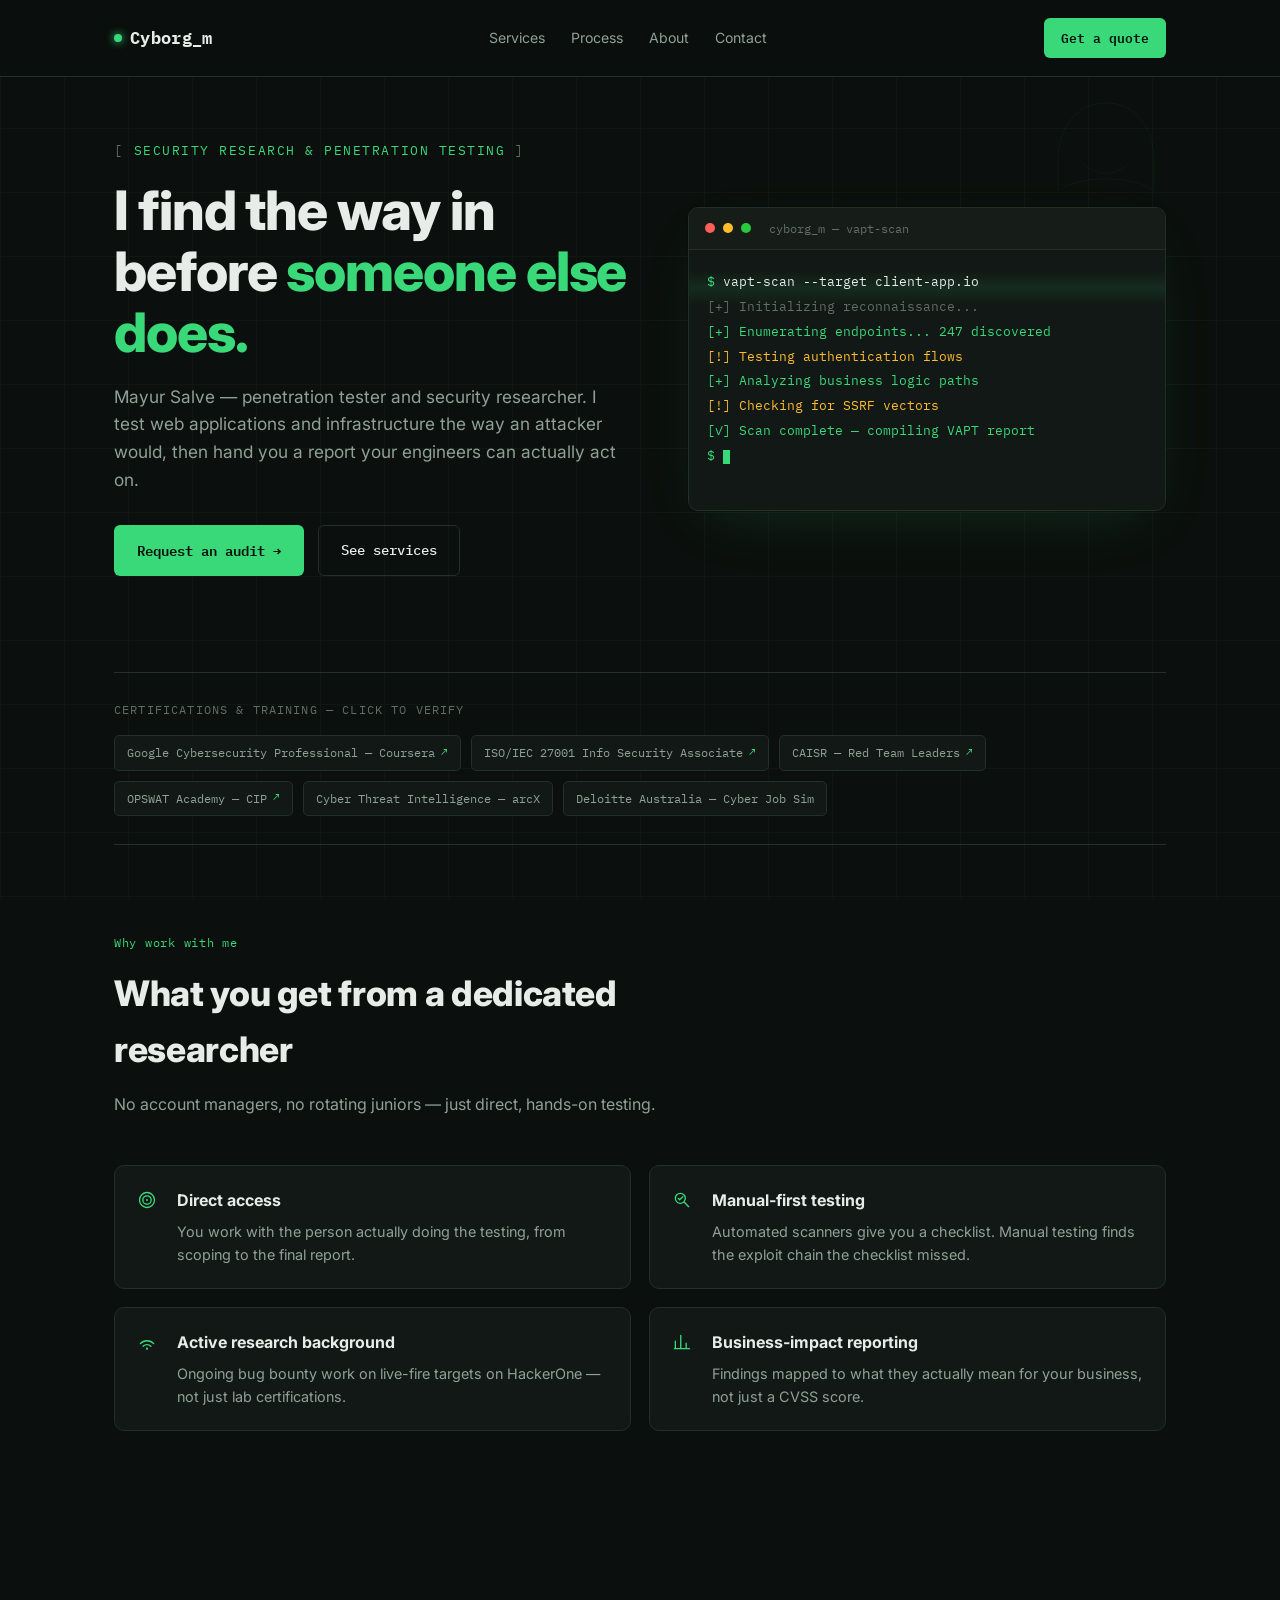
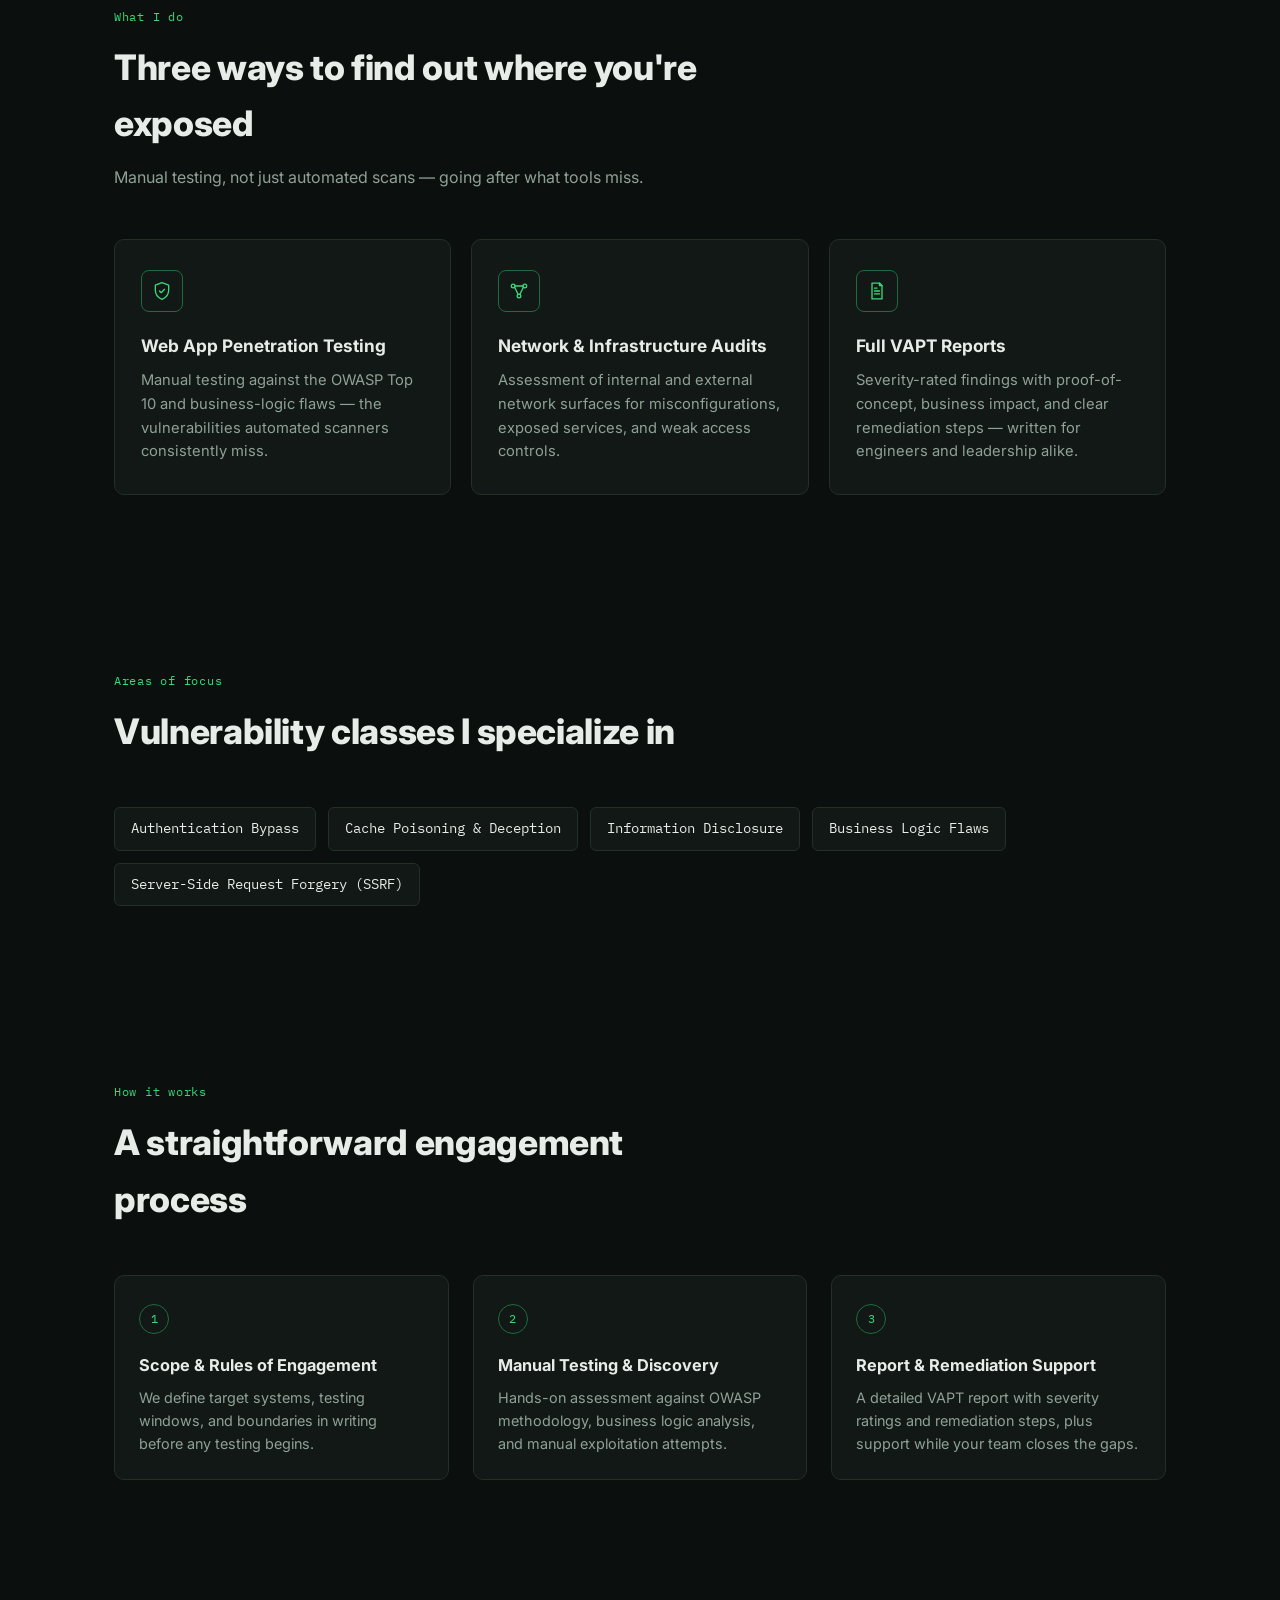
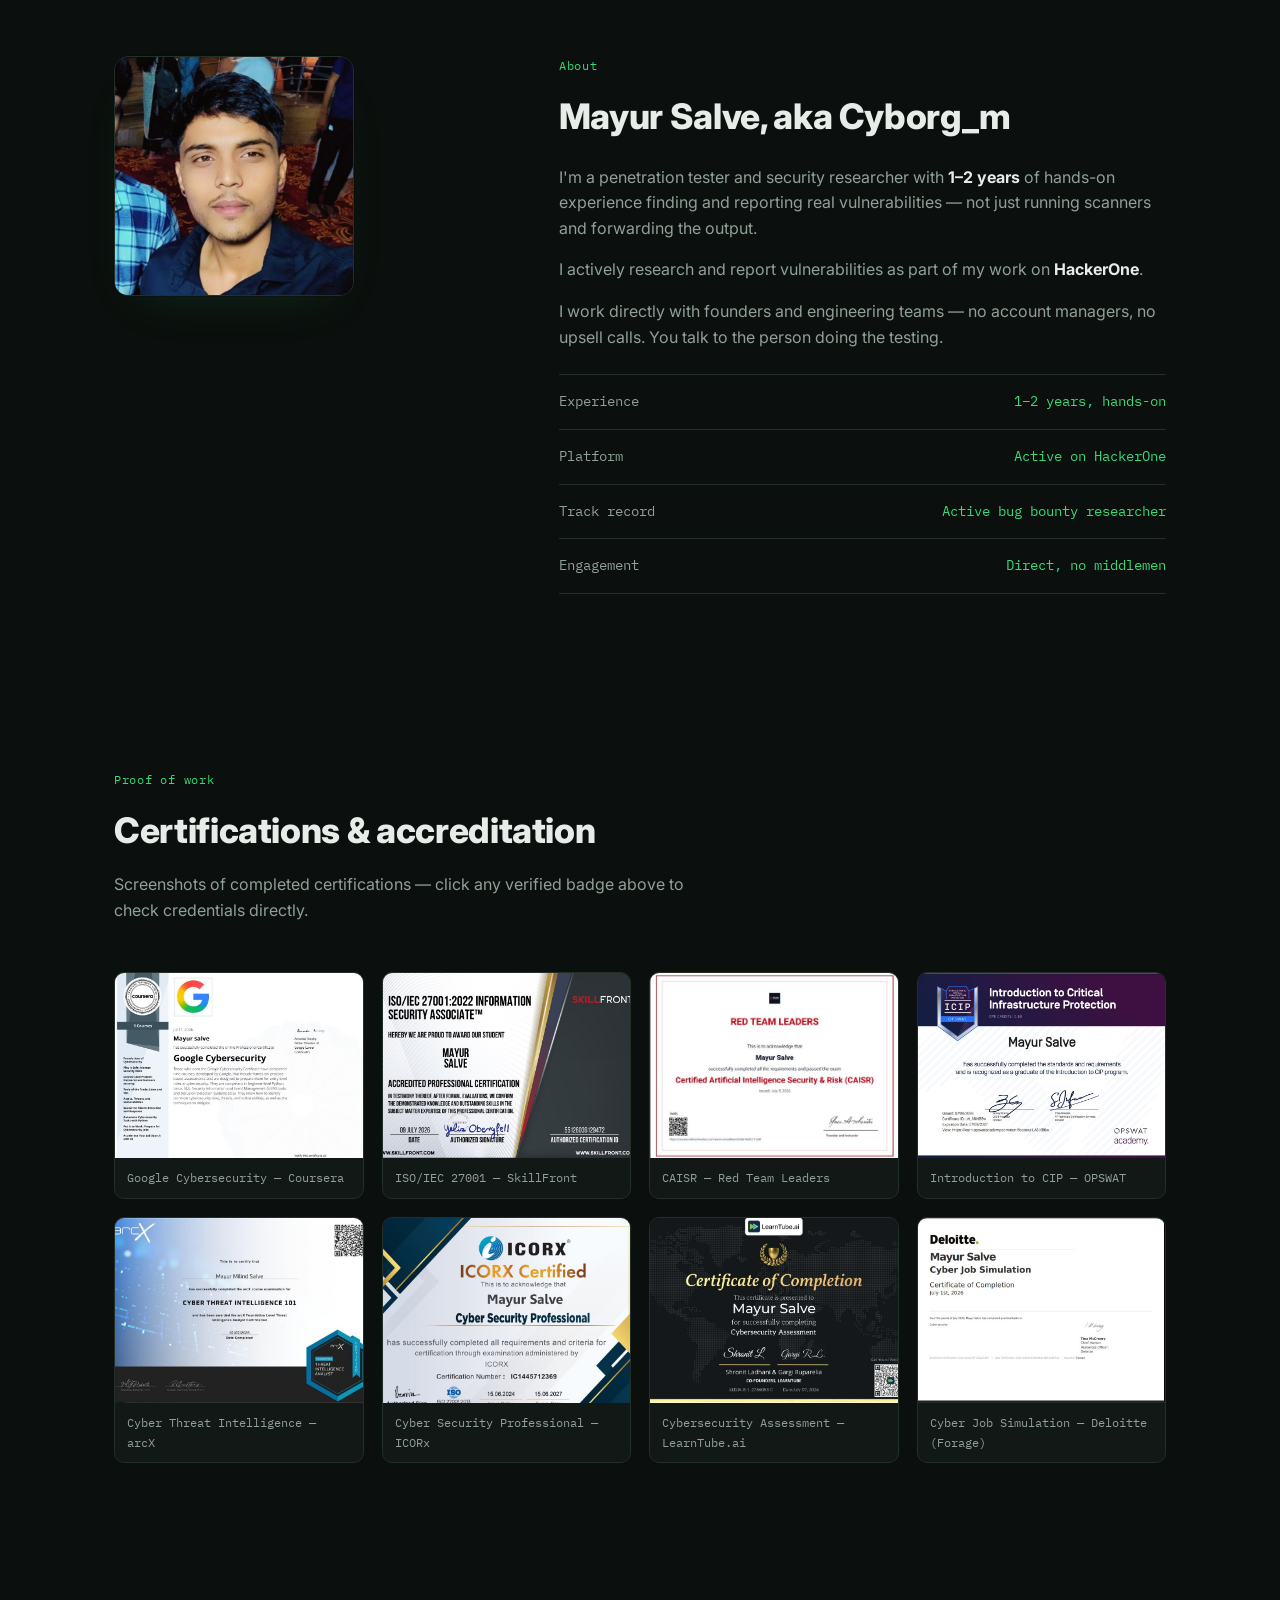
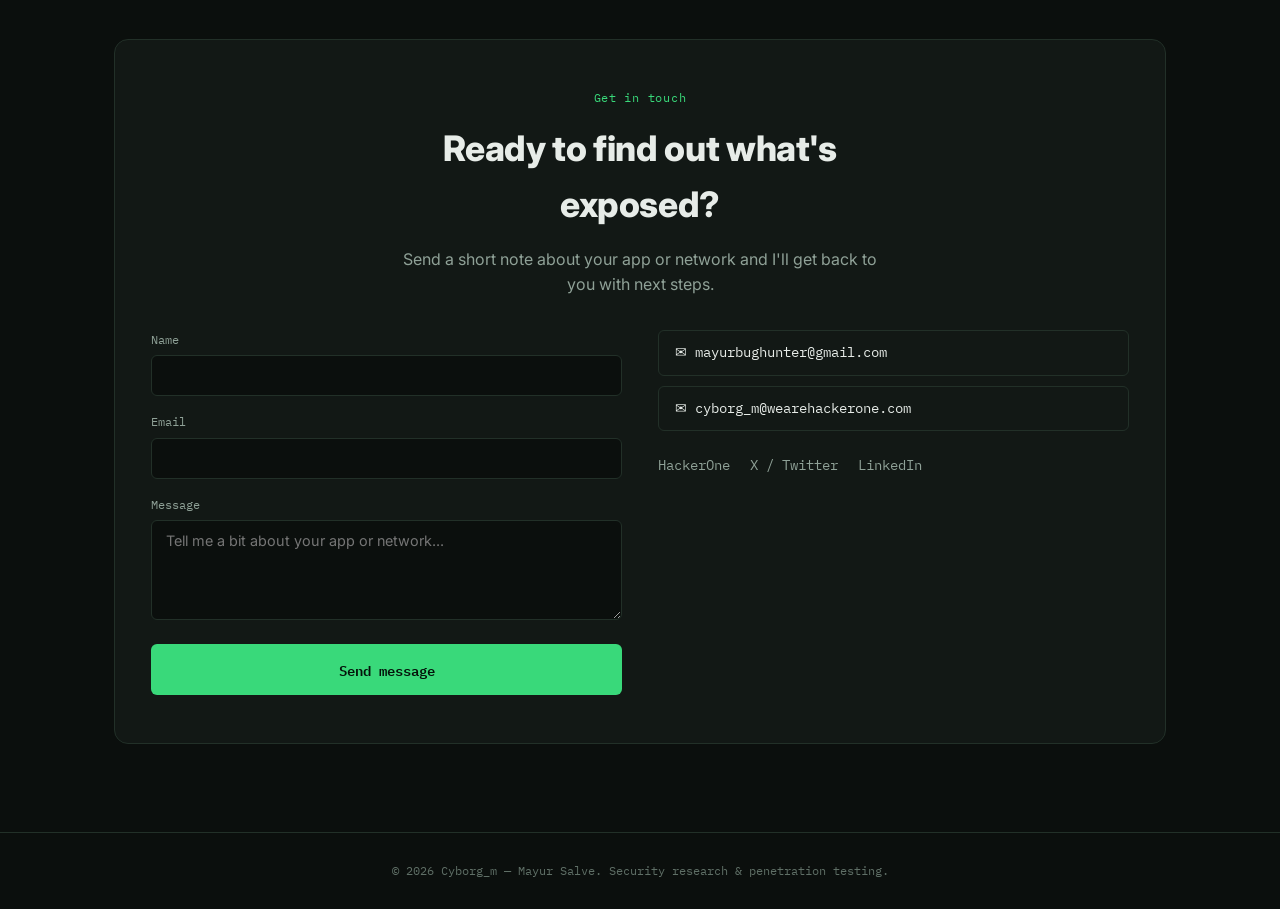
<file: index.html>
<!DOCTYPE html>
<html lang="en">
<head>
<meta charset="UTF-8">
<meta name="viewport" content="width=device-width, initial-scale=1.0">
<title>Cyborg_m — Mayur Salve | Penetration Testing &amp; Security Audits</title>
<meta name="description" content="Mayur Salve (Cyborg_m) — Penetration Tester, Ethical Hacker, Security Researcher. Web application pentesting, network audits, and full VAPT reports for companies that need to know where they're exposed.">

<link rel="icon" type="image/svg+xml" href="favicon.svg">

<meta property="og:type" content="website">
<meta property="og:title" content="Cyborg_m — Mayur Salve | Penetration Testing & Security Audits">
<meta property="og:description" content="Penetration testing, network audits, and VAPT reports for companies that need to know where they're exposed.">
<meta property="og:image" content="images/og-image.jpg">
<meta name="twitter:card" content="summary_large_image">
<meta name="twitter:title" content="Cyborg_m — Mayur Salve | Security Researcher">
<meta name="twitter:description" content="Penetration testing, network audits, and VAPT reports.">
<meta name="twitter:image" content="images/og-image.jpg">

<link rel="preconnect" href="https://fonts.googleapis.com">
<link rel="preconnect" href="https://fonts.gstatic.com" crossorigin>
<link href="https://fonts.googleapis.com/css2?family=IBM+Plex+Mono:wght@400;500;600;700&family=Inter:wght@400;500;600;700;800&display=swap" rel="stylesheet">
<style>
  :root {
    --bg: #0b0f0d;
    --surface: #121815;
    --surface-2: #161d19;
    --border: #223028;
    --text: #e7ece8;
    --muted: #8fa197;
    --muted-2: #5f6f66;
    --accent: #39d97a;
    --accent-dim: #1f6b3f;
    --accent-glow: rgba(57, 217, 122, 0.15);
    --alert: #ff5f56;
    --mono: 'IBM Plex Mono', monospace;
    --sans: 'Inter', sans-serif;
  }
  * { margin: 0; padding: 0; box-sizing: border-box; }
  html { scroll-behavior: smooth; }
  body {
    background: var(--bg);
    color: var(--text);
    font-family: var(--sans);
    line-height: 1.6;
    overflow-x: hidden;
  }
  body::before {
    content: '';
    position: fixed;
    inset: 0;
    background-image:
      linear-gradient(var(--border) 1px, transparent 1px),
      linear-gradient(90deg, var(--border) 1px, transparent 1px);
    background-size: 64px 64px;
    opacity: 0.25;
    pointer-events: none;
    z-index: 0;
  }
  a { color: inherit; text-decoration: none; }
  .wrap { max-width: 1100px; margin: 0 auto; padding: 0 24px; position: relative; z-index: 1; }
  a:focus-visible, button:focus-visible { outline: 2px solid var(--accent); outline-offset: 3px; }

  header {
    position: sticky; top: 0; z-index: 50;
    background: rgba(11, 15, 13, 0.85);
    backdrop-filter: blur(10px);
    border-bottom: 1px solid var(--border);
  }
  nav {
    max-width: 1100px; margin: 0 auto; padding: 18px 24px;
    display: flex; justify-content: space-between; align-items: center;
  }
  .logo {
    font-family: var(--mono); font-weight: 700; font-size: 1.05rem;
    letter-spacing: 0.02em; color: var(--text);
    display: flex; align-items: center; gap: 8px;
  }
  .logo::before {
    content: ''; width: 8px; height: 8px; background: var(--accent);
    border-radius: 50%; box-shadow: 0 0 8px var(--accent);
    animation: pulse 2s ease-in-out infinite;
  }
  @keyframes pulse { 0%, 100% { opacity: 1; } 50% { opacity: 0.4; } }
  .navlinks { display: none; gap: 26px; font-size: 0.88rem; }
  .navlinks a { color: var(--muted); transition: color 0.2s ease; }
  .navlinks a:hover { color: var(--accent); }
  @media (min-width: 780px) { .navlinks { display: flex; } }

  .hero { padding: 96px 0 72px; display: grid; gap: 48px; }
  .hood-watermark { position: absolute; top: 10px; right: -20px; width: 160px; height: 160px; opacity: 0.06; pointer-events: none; z-index: -1; }
  @media (max-width: 899px) { .hood-watermark { display: none; } }
  @media (min-width: 900px) { .hero { grid-template-columns: 1.1fr 1fr; align-items: center; padding: 120px 0 96px; } }
  .eyebrow {
    font-family: var(--mono); font-size: 0.8rem; color: var(--accent);
    text-transform: uppercase; letter-spacing: 0.12em; margin-bottom: 18px;
    display: flex; align-items: center; gap: 10px;
  }
  .eyebrow::before { content: '['; color: var(--muted-2); }
  .eyebrow::after { content: ']'; color: var(--muted-2); }
  h1 {
    font-weight: 800; font-size: clamp(2.1rem, 4.5vw, 3.4rem);
    line-height: 1.12; letter-spacing: -0.02em; margin-bottom: 20px;
  }
  h1 span { color: var(--accent); }
  .hero-sub { color: var(--muted); font-size: 1.08rem; max-width: 46ch; margin-bottom: 32px; }
  .cta-row { display: flex; gap: 14px; flex-wrap: wrap; }
  .btn {
    font-family: var(--mono); font-size: 0.88rem; font-weight: 500;
    padding: 13px 22px; border-radius: 6px; display: inline-flex;
    align-items: center; gap: 8px; transition: all 0.2s ease; border: 1px solid transparent;
    cursor: pointer;
  }
  .btn-primary { background: var(--accent); color: #05130b; font-weight: 600; }
  .btn-primary:hover { background: #4ee88c; transform: translateY(-1px); }
  .btn-ghost { border-color: var(--border); color: var(--text); background: transparent; }
  .btn-ghost:hover { border-color: var(--accent); color: var(--accent); }

  .terminal {
    background: var(--surface); border: 1px solid var(--border); border-radius: 10px;
    overflow: hidden; box-shadow: 0 0 0 1px rgba(0,0,0,0.2), 0 20px 60px -20px var(--accent-glow);
  }
  .term-bar {
    background: var(--surface-2); padding: 11px 16px; display: flex;
    align-items: center; gap: 8px; border-bottom: 1px solid var(--border);
  }
  .term-dot { width: 10px; height: 10px; border-radius: 50%; }
  .term-dot:nth-child(1) { background: #ff5f56; }
  .term-dot:nth-child(2) { background: #ffbd2e; }
  .term-dot:nth-child(3) { background: #27c93f; }
  .term-title { margin-left: 10px; font-family: var(--mono); font-size: 0.75rem; color: var(--muted-2); }
  .term-body { padding: 20px 18px; font-family: var(--mono); font-size: 0.82rem; line-height: 1.9; min-height: 260px; position: relative; }
  .scanline {
    position: absolute; left: 0; right: 0; height: 40px;
    background: linear-gradient(to bottom, transparent, var(--accent-glow) 45%, transparent 90%);
    opacity: 0.7; pointer-events: none;
    animation: scan 5s linear infinite;
  }
  @keyframes scan { 0% { top: -40px; } 100% { top: 100%; } }
  .term-line { opacity: 0; animation: appear 0.3s forwards; white-space: pre-wrap; }
  .term-line.ok { color: var(--accent); }
  .term-line.warn { color: #ffbd2e; }
  .term-line.dim { color: var(--muted-2); }
  .term-line.cmd { color: var(--text); }
  .term-line .prompt { color: var(--accent); }
  @keyframes appear { to { opacity: 1; } }
  .cursor { display: inline-block; width: 7px; height: 14px; background: var(--accent); animation: blink 1s step-end infinite; vertical-align: middle; }
  @keyframes blink { 50% { opacity: 0; } }

  .trust { border-top: 1px solid var(--border); border-bottom: 1px solid var(--border); padding: 28px 0; }
  .trust-label { font-family: var(--mono); font-size: 0.72rem; color: var(--muted-2); text-transform: uppercase; letter-spacing: 0.1em; margin-bottom: 16px; }
  .badge-row { display: flex; flex-wrap: wrap; gap: 10px; }
  .badge {
    font-family: var(--mono); font-size: 0.76rem; color: var(--muted);
    border: 1px solid var(--border); padding: 7px 12px; border-radius: 5px;
    background: var(--surface); display: inline-flex; align-items: center; gap: 6px;
    transition: all 0.2s ease;
  }
  a.badge:hover { border-color: var(--accent); color: var(--accent); }
  .badge .verify-mark { color: var(--accent); font-size: 0.7rem; }

  section { padding: 88px 0; }
  .section-head { margin-bottom: 48px; max-width: 60ch; }
  .section-eyebrow { font-family: var(--mono); font-size: 0.78rem; color: var(--accent); margin-bottom: 12px; letter-spacing: 0.06em; }
  h2 { font-size: clamp(1.6rem, 3vw, 2.2rem); font-weight: 800; letter-spacing: -0.01em; margin-bottom: 14px; }
  .section-desc { color: var(--muted); font-size: 1rem; }
  .reveal { opacity: 0; transform: translateY(16px); transition: opacity 0.6s ease, transform 0.6s ease; }
  .reveal.in { opacity: 1; transform: translateY(0); }

  .services-grid { display: grid; gap: 20px; grid-template-columns: 1fr; }
  @media (min-width: 760px) { .services-grid { grid-template-columns: repeat(3, 1fr); } }
  .service-card { background: var(--surface); border: 1px solid var(--border); border-radius: 10px; padding: 30px 26px; transition: border-color 0.25s ease, transform 0.25s ease; }
  .service-card:hover { border-color: var(--accent-dim); transform: translateY(-3px); }
  .service-icon { width: 42px; height: 42px; border: 1px solid var(--accent-dim); border-radius: 8px; display: flex; align-items: center; justify-content: center; color: var(--accent); margin-bottom: 20px; }
  .service-icon svg, .why-mark svg { width: 20px; height: 20px; }
  .service-card h3 { font-size: 1.08rem; font-weight: 700; margin-bottom: 10px; }
  .service-card p { color: var(--muted); font-size: 0.92rem; }

  .tag-cloud { display: flex; flex-wrap: wrap; gap: 12px; }
  .tag { font-family: var(--mono); font-size: 0.85rem; padding: 10px 16px; border: 1px solid var(--border); border-radius: 6px; color: var(--text); background: var(--surface); transition: all 0.2s ease; }
  .tag:hover { border-color: var(--accent); background: var(--accent-glow); color: var(--accent); }

  /* Why section */
  .why-grid { display: grid; gap: 18px; grid-template-columns: 1fr; }
  @media (min-width: 700px) { .why-grid { grid-template-columns: 1fr 1fr; } }
  .why-item { display: flex; gap: 16px; padding: 22px; border: 1px solid var(--border); border-radius: 10px; background: var(--surface); }
  .why-mark { color: var(--accent); flex-shrink: 0; width: 24px; margin-top: 2px; }
  .why-item h4 { font-size: 1rem; margin-bottom: 6px; }
  .why-item p { color: var(--muted); font-size: 0.9rem; }

  /* Process */
  .process-grid { display: grid; gap: 24px; grid-template-columns: 1fr; counter-reset: step; }
  @media (min-width: 760px) { .process-grid { grid-template-columns: repeat(3, 1fr); } }
  .process-step { position: relative; padding: 28px 24px 24px; border: 1px solid var(--border); border-radius: 10px; background: var(--surface); }
  .process-num {
    font-family: var(--mono); font-size: 0.78rem; color: var(--accent);
    border: 1px solid var(--accent-dim); width: 30px; height: 30px; border-radius: 50%;
    display: flex; align-items: center; justify-content: center; margin-bottom: 18px;
  }
  .process-step h3 { font-size: 1.02rem; margin-bottom: 8px; }
  .process-step p { color: var(--muted); font-size: 0.9rem; }

  /* About + photo */
  .about-grid { display: grid; gap: 40px; }
  @media (min-width: 860px) { .about-grid { grid-template-columns: 0.8fr 1.2fr; align-items: start; } }
  .photo-frame {
    width: 100%; max-width: 240px; aspect-ratio: 1; border-radius: 14px;
    border: 1px solid var(--border); background: var(--surface);
    display: flex; align-items: center; justify-content: center;
    overflow: hidden; box-shadow: 0 0 0 1px rgba(0,0,0,0.2), 0 20px 50px -25px var(--accent-glow);
    margin-bottom: 18px;
  }
  .photo-frame img { width: 100%; height: 100%; object-fit: cover; display: block; }
  .photo-placeholder { font-family: var(--mono); font-size: 0.72rem; color: var(--muted-2); text-align: center; padding: 20px; }
  .about-text p { color: var(--muted); margin-bottom: 16px; }
  .about-text strong { color: var(--text); }
  .stat-list { display: flex; flex-direction: column; gap: 0; margin-top: 24px; }
  .stat { display: flex; justify-content: space-between; align-items: baseline; padding: 16px 0; border-bottom: 1px solid var(--border); font-family: var(--mono); }
  .stat:first-child { border-top: 1px solid var(--border); }
  .stat-label { color: var(--muted); font-size: 0.85rem; }
  .stat-value { color: var(--accent); font-size: 0.85rem; text-align: right; max-width: 55%; }

  /* Cert gallery */
  .cert-grid { display: grid; gap: 18px; grid-template-columns: repeat(2, 1fr); }
  @media (min-width: 700px) { .cert-grid { grid-template-columns: repeat(4, 1fr); } }
  .cert-card { border: 1px solid var(--border); border-radius: 10px; overflow: hidden; background: var(--surface); }
  .cert-img-box { aspect-ratio: 4/3; background: var(--surface-2); display: flex; align-items: center; justify-content: center; overflow: hidden; }
  .cert-img-box img { width: 100%; height: 100%; object-fit: cover; display: block; }
  .cert-placeholder { font-family: var(--mono); font-size: 0.65rem; color: var(--muted-2); text-align: center; padding: 10px; }
  .cert-caption { padding: 10px 12px; font-size: 0.76rem; color: var(--muted); font-family: var(--mono); }

  /* Contact + form */
  .contact-box { background: var(--surface); border: 1px solid var(--border); border-radius: 14px; padding: 48px 36px; }
  .contact-box .section-head { margin: 0 auto 32px; text-align: center; max-width: 50ch; }
  .contact-layout { display: grid; gap: 36px; }
  @media (min-width: 800px) { .contact-layout { grid-template-columns: 1fr 1fr; } }
  .form-group { margin-bottom: 16px; }
  .form-group label { display: block; font-family: var(--mono); font-size: 0.76rem; color: var(--muted); margin-bottom: 6px; }
  .form-group input, .form-group textarea {
    width: 100%; background: var(--bg); border: 1px solid var(--border); border-radius: 6px;
    padding: 11px 14px; color: var(--text); font-family: var(--sans); font-size: 0.9rem;
  }
  .form-group input:focus, .form-group textarea:focus { outline: none; border-color: var(--accent); }
  .form-group textarea { resize: vertical; min-height: 100px; }
  .form-success { display: none; color: var(--accent); font-family: var(--mono); font-size: 0.88rem; padding: 14px; border: 1px solid var(--accent-dim); border-radius: 6px; background: var(--accent-glow); }
  .contact-methods { display: flex; flex-direction: column; gap: 10px; margin-bottom: 24px; }
  .contact-methods a { font-family: var(--mono); font-size: 0.85rem; padding: 11px 16px; border: 1px solid var(--border); border-radius: 6px; transition: all 0.2s ease; }
  .contact-methods a:hover { border-color: var(--accent); color: var(--accent); }
  .social-row { display: flex; gap: 20px; }
  .social-row a { color: var(--muted); font-family: var(--mono); font-size: 0.85rem; transition: color 0.2s ease; }
  .social-row a:hover { color: var(--accent); }

  footer { border-top: 1px solid var(--border); padding: 28px 0; text-align: center; color: var(--muted-2); font-family: var(--mono); font-size: 0.78rem; }

  @media (prefers-reduced-motion: reduce) { * { animation: none !important; transition: none !important; } }
</style>
</head>
<body>

<header>
  <nav>
    <div class="logo">Cyborg_m</div>
    <div class="navlinks">
      <a href="#services">Services</a>
      <a href="#process">Process</a>
      <a href="#about">About</a>
      <a href="#contact">Contact</a>
    </div>
    <a href="#contact" class="btn btn-primary" style="padding:9px 16px;font-size:0.8rem;">Get a quote</a>
  </nav>
</header>

<main class="wrap">

  <section class="hero" style="padding-top:64px;position:relative;">
    <svg class="hood-watermark" viewBox="0 0 200 200" aria-hidden="true">
      <path d="M100 20 C60 20 40 55 40 90 L40 130 C40 130 55 115 100 115 C145 115 160 130 160 130 L160 90 C160 55 140 20 100 20 Z" fill="none" stroke="#39d97a" stroke-width="1.2"/>
      <path d="M70 95 C70 95 85 108 100 108 C115 108 130 95 130 95" fill="none" stroke="#39d97a" stroke-width="1.2"/>
    </svg>
    <div>
      <div class="eyebrow">Security Research &amp; Penetration Testing</div>
      <h1>I find the way in<br>before <span>someone else does.</span></h1>
      <p class="hero-sub">Mayur Salve — penetration tester and security researcher. I test web applications and infrastructure the way an attacker would, then hand you a report your engineers can actually act on.</p>
      <div class="cta-row">
        <a href="#contact" class="btn btn-primary">Request an audit →</a>
        <a href="#services" class="btn btn-ghost">See services</a>
      </div>
    </div>
    <div class="terminal" aria-hidden="true">
      <div class="term-bar">
        <div class="term-dot"></div><div class="term-dot"></div><div class="term-dot"></div>
        <div class="term-title">cyborg_m — vapt-scan</div>
      </div>
      <div class="term-body" id="termBody"><div class="scanline" aria-hidden="true"></div></div>
    </div>
  </section>

  <div class="trust reveal">
    <div class="trust-label">Certifications &amp; training — click to verify</div>
    <div class="badge-row">
      <a class="badge" href="https://coursera.org/verify/professional-cert/G4KMIG3N8ZDZ" target="_blank" rel="noopener">Google Cybersecurity Professional — Coursera <span class="verify-mark">↗</span></a>
      <a class="badge" href="https://www.skillfront.com/certifications/SkillFront-SFE016cd91878e6f-55126036129472.pdf" target="_blank" rel="noopener">ISO/IEC 27001 Info Security Associate <span class="verify-mark">↗</span></a>
      <a class="badge" href="https://courses.redteamleaders.com/exam-completion/60d8e7662c111cd8" target="_blank" rel="noopener">CAISR — Red Team Leaders <span class="verify-mark">↗</span></a>
      <a class="badge" href="https://learn.opswatacademy.com/certificate/uH_A8IHB6w" target="_blank" rel="noopener">OPSWAT Academy — CIP <span class="verify-mark">↗</span></a>
      <span class="badge">Cyber Threat Intelligence — arcX</span>
      <span class="badge">Deloitte Australia — Cyber Job Sim</span>
    </div>
  </div>

  <!-- WHY -->
  <section id="why">
    <div class="section-head reveal">
      <div class="section-eyebrow">Why work with me</div>
      <h2>What you get from a dedicated researcher</h2>
      <p class="section-desc">No account managers, no rotating juniors — just direct, hands-on testing.</p>
    </div>
    <div class="why-grid reveal">
      <div class="why-item">
        <div class="why-mark"><svg viewBox="0 0 24 24" fill="none" stroke="currentColor" stroke-width="1.6" stroke-linecap="round" stroke-linejoin="round"><circle cx="12" cy="12" r="9"/><circle cx="12" cy="12" r="5"/><circle cx="12" cy="12" r="1.2" fill="currentColor" stroke="none"/></svg></div>
        <div><h4>Direct access</h4><p>You work with the person actually doing the testing, from scoping to the final report.</p></div>
      </div>
      <div class="why-item">
        <div class="why-mark"><svg viewBox="0 0 24 24" fill="none" stroke="currentColor" stroke-width="1.6" stroke-linecap="round" stroke-linejoin="round"><circle cx="10" cy="10" r="6"/><path d="M20 20l-5.5-5.5M7.5 10l1.7 1.7L13 8"/></svg></div>
        <div><h4>Manual-first testing</h4><p>Automated scanners give you a checklist. Manual testing finds the exploit chain the checklist missed.</p></div>
      </div>
      <div class="why-item">
        <div class="why-mark"><svg viewBox="0 0 24 24" fill="none" stroke="currentColor" stroke-width="1.6" stroke-linecap="round" stroke-linejoin="round"><path d="M4 14a11 11 0 0 1 16 0"/><path d="M7.3 17.2a6.5 6.5 0 0 1 9.4 0"/><circle cx="12" cy="20" r="1.3" fill="currentColor" stroke="none"/></svg></div>
        <div><h4>Active research background</h4><p>Ongoing bug bounty work on live-fire targets on HackerOne — not just lab certifications.</p></div>
      </div>
      <div class="why-item">
        <div class="why-mark"><svg viewBox="0 0 24 24" fill="none" stroke="currentColor" stroke-width="1.6" stroke-linecap="round" stroke-linejoin="round"><path d="M4 20V11M10.5 20V4M17 20v-6.5M3 20h18"/></svg></div>
        <div><h4>Business-impact reporting</h4><p>Findings mapped to what they actually mean for your business, not just a CVSS score.</p></div>
      </div>
    </div>
  </section>

  <section id="services">
    <div class="section-head reveal">
      <div class="section-eyebrow">What I do</div>
      <h2>Three ways to find out where you're exposed</h2>
      <p class="section-desc">Manual testing, not just automated scans — going after what tools miss.</p>
    </div>
    <div class="services-grid">
      <div class="service-card reveal">
        <div class="service-icon"><svg viewBox="0 0 24 24" fill="none" stroke="currentColor" stroke-width="1.6" stroke-linecap="round" stroke-linejoin="round"><path d="M12 2l8 3v6c0 5-3.5 9-8 11-4.5-2-8-6-8-11V5l8-3z"/><path d="M9 12l2 2 4-4"/></svg></div>
        <h3>Web App Penetration Testing</h3>
        <p>Manual testing against the OWASP Top 10 and business-logic flaws — the vulnerabilities automated scanners consistently miss.</p>
      </div>
      <div class="service-card reveal">
        <div class="service-icon"><svg viewBox="0 0 24 24" fill="none" stroke="currentColor" stroke-width="1.6" stroke-linecap="round" stroke-linejoin="round"><circle cx="5" cy="6" r="2.2"/><circle cx="19" cy="6" r="2.2"/><circle cx="12" cy="18" r="2.2"/><path d="M6.8 7.4L11 16.2M17.2 7.4L13 16.2M7.2 6h9.6"/></svg></div>
        <h3>Network &amp; Infrastructure Audits</h3>
        <p>Assessment of internal and external network surfaces for misconfigurations, exposed services, and weak access controls.</p>
      </div>
      <div class="service-card reveal">
        <div class="service-icon"><svg viewBox="0 0 24 24" fill="none" stroke="currentColor" stroke-width="1.6" stroke-linecap="round" stroke-linejoin="round"><path d="M6 2.5h9l3 3v16H6z"/><path d="M15 2.5v3h3"/><path d="M9 12h6M9 15.5h6M9 8.5h3"/></svg></div>
        <h3>Full VAPT Reports</h3>
        <p>Severity-rated findings with proof-of-concept, business impact, and clear remediation steps — written for engineers and leadership alike.</p>
      </div>
    </div>
  </section>

  <section id="expertise">
    <div class="section-head reveal">
      <div class="section-eyebrow">Areas of focus</div>
      <h2>Vulnerability classes I specialize in</h2>
    </div>
    <div class="tag-cloud reveal">
      <span class="tag">Authentication Bypass</span>
      <span class="tag">Cache Poisoning &amp; Deception</span>
      <span class="tag">Information Disclosure</span>
      <span class="tag">Business Logic Flaws</span>
      <span class="tag">Server-Side Request Forgery (SSRF)</span>
    </div>
  </section>

  <!-- PROCESS -->
  <section id="process">
    <div class="section-head reveal">
      <div class="section-eyebrow">How it works</div>
      <h2>A straightforward engagement process</h2>
    </div>
    <div class="process-grid">
      <div class="process-step reveal">
        <div class="process-num">1</div>
        <h3>Scope &amp; Rules of Engagement</h3>
        <p>We define target systems, testing windows, and boundaries in writing before any testing begins.</p>
      </div>
      <div class="process-step reveal">
        <div class="process-num">2</div>
        <h3>Manual Testing &amp; Discovery</h3>
        <p>Hands-on assessment against OWASP methodology, business logic analysis, and manual exploitation attempts.</p>
      </div>
      <div class="process-step reveal">
        <div class="process-num">3</div>
        <h3>Report &amp; Remediation Support</h3>
        <p>A detailed VAPT report with severity ratings and remediation steps, plus support while your team closes the gaps.</p>
      </div>
    </div>
  </section>

  <section id="about">
    <div class="about-grid">
      <div class="reveal">
        <div class="photo-frame">
          <img src="images/profile.jpg" alt="Mayur Salve" onerror="this.parentElement.innerHTML='<div class=&quot;photo-placeholder&quot;>Add images/profile.jpg</div>'">
        </div>
      </div>
      <div class="about-text reveal">
        <div class="section-eyebrow">About</div>
        <h2 style="margin-bottom:20px;">Mayur Salve, aka Cyborg_m</h2>
        <p>I'm a penetration tester and security researcher with <strong>1–2 years</strong> of hands-on experience finding and reporting real vulnerabilities — not just running scanners and forwarding the output.</p>
        <p>I actively research and report vulnerabilities as part of my work on <strong>HackerOne</strong>.</p>
        <p>I work directly with founders and engineering teams — no account managers, no upsell calls. You talk to the person doing the testing.</p>
        <div class="stat-list">
          <div class="stat"><span class="stat-label">Experience</span><span class="stat-value">1–2 years, hands-on</span></div>
          <div class="stat"><span class="stat-label">Platform</span><span class="stat-value">Active on HackerOne</span></div>
          <div class="stat"><span class="stat-label">Track record</span><span class="stat-value">Active bug bounty researcher</span></div>
          <div class="stat"><span class="stat-label">Engagement</span><span class="stat-value">Direct, no middlemen</span></div>
        </div>
      </div>
    </div>
  </section>

  <!-- CERT GALLERY -->
  <section id="certs">
    <div class="section-head reveal">
      <div class="section-eyebrow">Proof of work</div>
      <h2>Certifications &amp; accreditation</h2>
      <p class="section-desc">Screenshots of completed certifications — click any verified badge above to check credentials directly.</p>
    </div>
    <div class="cert-grid reveal">
      <div class="cert-card">
        <div class="cert-img-box"><img src="images/certs/google-cybersecurity.jpg" alt="Google Cybersecurity Professional Certificate" onerror="this.parentElement.innerHTML='<div class=&quot;cert-placeholder&quot;>Add images/certs/google-cybersecurity.jpg</div>'"></div>
        <div class="cert-caption">Google Cybersecurity — Coursera</div>
      </div>
      <div class="cert-card">
        <div class="cert-img-box"><img src="images/certs/iso27001.jpg" alt="ISO 27001 Information Security Associate" onerror="this.parentElement.innerHTML='<div class=&quot;cert-placeholder&quot;>Add images/certs/iso27001.jpg</div>'"></div>
        <div class="cert-caption">ISO/IEC 27001 — SkillFront</div>
      </div>
      <div class="cert-card">
        <div class="cert-img-box"><img src="images/certs/caisr.jpg" alt="CAISR Certificate" onerror="this.parentElement.innerHTML='<div class=&quot;cert-placeholder&quot;>Add images/certs/caisr.jpg</div>'"></div>
        <div class="cert-caption">CAISR — Red Team Leaders</div>
      </div>
      <div class="cert-card">
        <div class="cert-img-box"><img src="images/certs/opswat.jpg" alt="OPSWAT Academy CIP Certificate" onerror="this.parentElement.innerHTML='<div class=&quot;cert-placeholder&quot;>Add images/certs/opswat.jpg</div>'"></div>
        <div class="cert-caption">Introduction to CIP — OPSWAT</div>
      </div>
      <div class="cert-card">
        <div class="cert-img-box"><img src="images/certs/arcx.jpg" alt="Cyber Threat Intelligence Certificate" onerror="this.parentElement.innerHTML='<div class=&quot;cert-placeholder&quot;>Add images/certs/arcx.jpg</div>'"></div>
        <div class="cert-caption">Cyber Threat Intelligence — arcX</div>
      </div>
      <div class="cert-card">
        <div class="cert-img-box"><img src="images/certs/icorx.jpg" alt="ICORx Cyber Security Professional Certificate" onerror="this.parentElement.innerHTML='<div class=&quot;cert-placeholder&quot;>Add images/certs/icorx.jpg</div>'"></div>
        <div class="cert-caption">Cyber Security Professional — ICORx</div>
      </div>
      <div class="cert-card">
        <div class="cert-img-box"><img src="images/certs/learntube.jpg" alt="LearnTube Cybersecurity Assessment Certificate" onerror="this.parentElement.innerHTML='<div class=&quot;cert-placeholder&quot;>Add images/certs/learntube.jpg</div>'"></div>
        <div class="cert-caption">Cybersecurity Assessment — LearnTube.ai</div>
      </div>
      <div class="cert-card">
        <div class="cert-img-box"><img src="images/certs/deloitte.jpg" alt="Deloitte Cyber Job Simulation Certificate" onerror="this.parentElement.innerHTML='<div class=&quot;cert-placeholder&quot;>Add images/certs/deloitte.jpg</div>'"></div>
        <div class="cert-caption">Cyber Job Simulation — Deloitte (Forage)</div>
      </div>
    </div>
  </section>

  <!-- CONTACT -->
  <section id="contact">
    <div class="contact-box reveal">
      <div class="section-head">
        <div class="section-eyebrow" style="text-align:center;">Get in touch</div>
        <h2>Ready to find out what's exposed?</h2>
        <p class="section-desc">Send a short note about your app or network and I'll get back to you with next steps.</p>
      </div>
      <div class="contact-layout">
        <div>
          <form id="contactForm" name="contact" method="POST" data-netlify="true" netlify-honeypot="bot-field">
            <input type="hidden" name="form-name" value="contact">
            <p style="display:none;"><label>Don't fill this out: <input name="bot-field"></label></p>
            <div class="form-group">
              <label for="name">Name</label>
              <input type="text" id="name" name="name" required>
            </div>
            <div class="form-group">
              <label for="email">Email</label>
              <input type="email" id="email" name="email" required>
            </div>
            <div class="form-group">
              <label for="message">Message</label>
              <textarea id="message" name="message" required placeholder="Tell me a bit about your app or network..."></textarea>
            </div>
            <button type="submit" class="btn btn-primary" style="width:100%;justify-content:center;">Send message</button>
            <div class="form-success" id="formSuccess">✓ Message sent — I'll get back to you soon.</div>
          </form>
        </div>
        <div>
          <div class="contact-methods">
            <a href="mailto:mayurbughunter@gmail.com">✉ mayurbughunter@gmail.com</a>
            <a href="mailto:cyborg_m@wearehackerone.com">✉ cyborg_m@wearehackerone.com</a>
          </div>
          <div class="social-row">
            <a href="https://hackerone.com/cyborg_m?type=user" target="_blank" rel="noopener">HackerOne</a>
            <a href="https://x.com/MayurSalve333" target="_blank" rel="noopener">X / Twitter</a>
            <a href="https://www.linkedin.com/in/mayur-salve-204432276" target="_blank" rel="noopener">LinkedIn</a>
          </div>
        </div>
      </div>
    </div>
  </section>

</main>

<footer>© 2026 Cyborg_m — Mayur Salve. Security research &amp; penetration testing.</footer>

<script>
  const lines = [
    { text: '<span class="prompt">$</span> vapt-scan --target client-app.io', cls: 'cmd', delay: 0 },
    { text: '[+] Initializing reconnaissance...', cls: 'dim', delay: 500 },
    { text: '[+] Enumerating endpoints... 247 discovered', cls: 'ok', delay: 1000 },
    { text: '[!] Testing authentication flows', cls: 'warn', delay: 1600 },
    { text: '[+] Analyzing business logic paths', cls: 'ok', delay: 2200 },
    { text: '[!] Checking for SSRF vectors', cls: 'warn', delay: 2800 },
    { text: '[✓] Scan complete — compiling VAPT report', cls: 'ok', delay: 3500 },
    { text: '<span class="prompt">$</span> <span class="cursor"></span>', cls: 'cmd', delay: 4200 },
  ];
  const termBody = document.getElementById('termBody');
  lines.forEach(line => {
    const el = document.createElement('div');
    el.className = 'term-line ' + line.cls;
    el.style.animationDelay = line.delay + 'ms';
    el.innerHTML = line.text;
    termBody.appendChild(el);
  });

  const revealEls = document.querySelectorAll('.reveal');
  const io = new IntersectionObserver((entries) => {
    entries.forEach(entry => {
      if (entry.isIntersecting) { entry.target.classList.add('in'); io.unobserve(entry.target); }
    });
  }, { threshold: 0.15 });
  revealEls.forEach(el => io.observe(el));

  const form = document.getElementById('contactForm');
  form.addEventListener('submit', function(e) {
    e.preventDefault();
    const data = new FormData(form);
    fetch('/', {
      method: 'POST',
      headers: { 'Content-Type': 'application/x-www-form-urlencoded' },
      body: new URLSearchParams(data).toString()
    }).then(() => {
      form.style.display = 'none';
      document.getElementById('formSuccess').style.display = 'block';
    }).catch(() => {
      alert('Something went wrong — please email me directly instead.');
    });
  });
</script>

</body>
</html>
</file>
